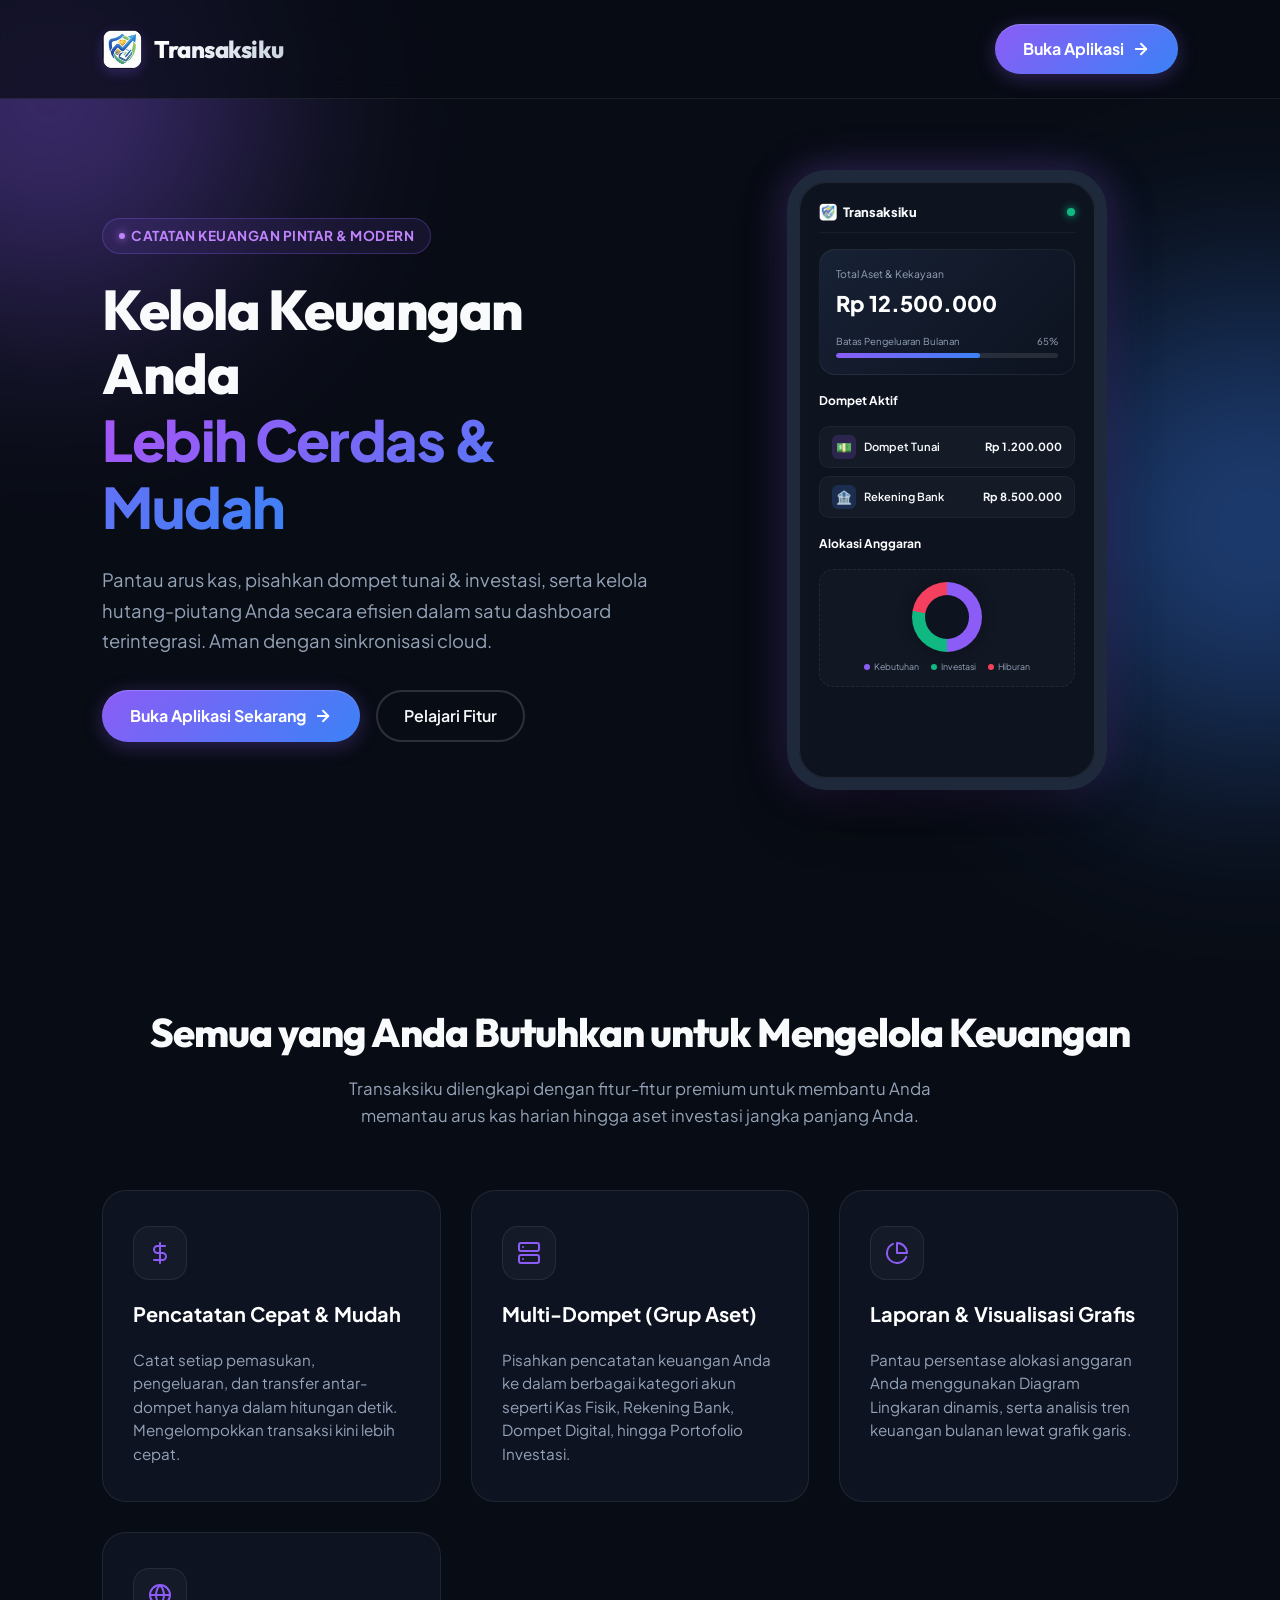
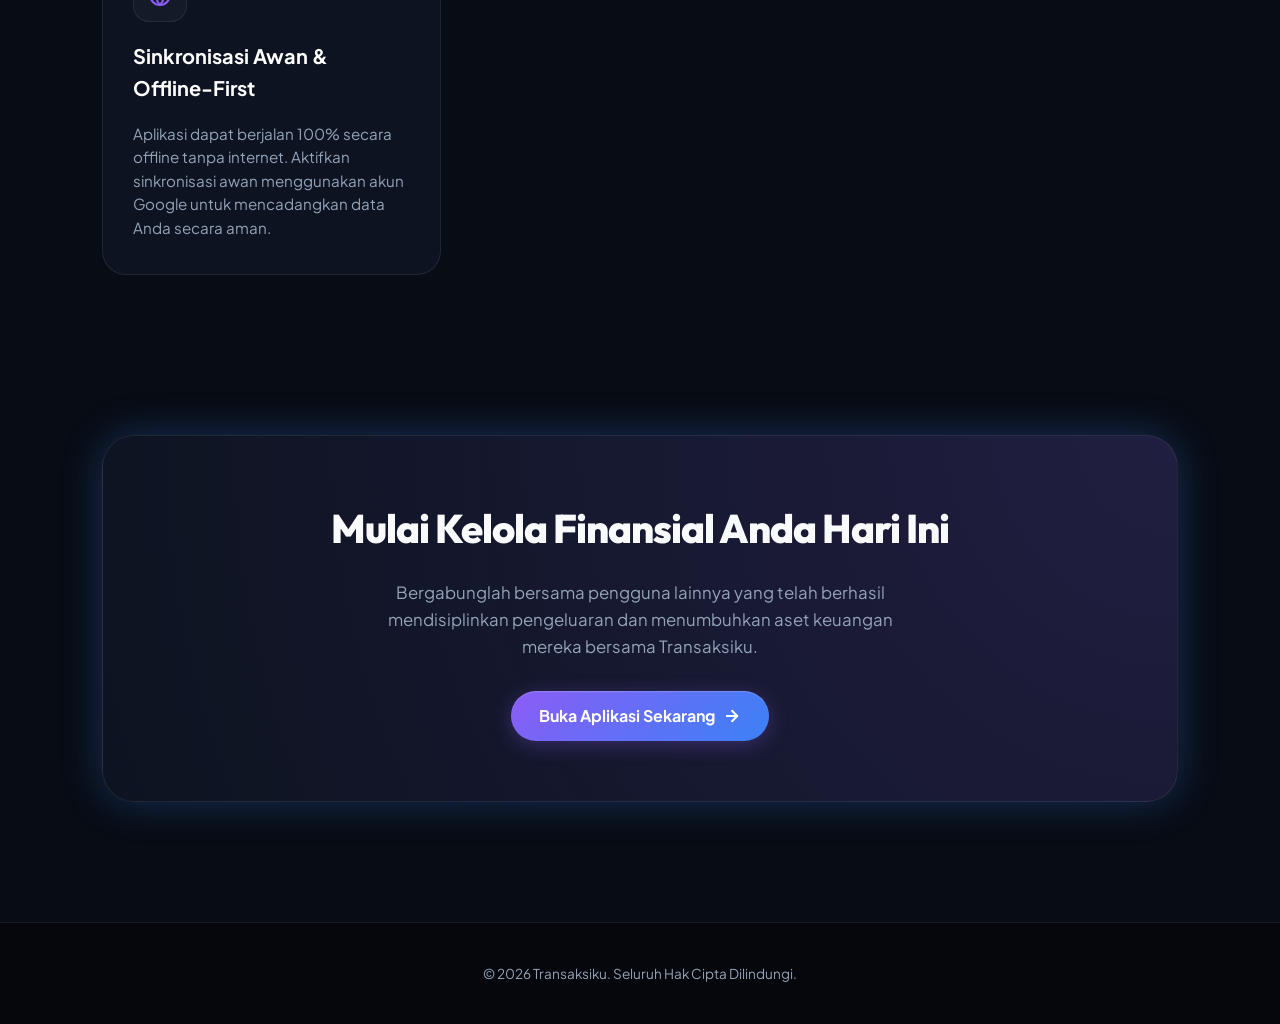
<file: index.html>
<!DOCTYPE html>
<html lang="id">

<head>
    <meta charset="UTF-8">
    <meta name="viewport" content="width=device-width, initial-scale=1.0, maximum-scale=1.0, user-scalable=no">
    <title>Transaksiku - Kelola Finansial Cerdas & Mudah</title>
    <meta name="description" content="Aplikasi pencatatan keuangan pribadi pintar dengan sinkronisasi cloud, laporan arus kas interaktif, dan pencatatan hutang-piutang.">
    
    <link rel="apple-touch-icon" href="logo.png">
    <link rel="icon" type="image/png" href="logo.png">
    <link rel="manifest" href="manifest.json">
    <meta name="theme-color" content="#080c14">

    <script>
        // Otomatis arahkan ke app.html jika pengguna sudah login, memilih mode online, atau sedang kembali dari proses login Google (membawa token/apiKey di URL)
        if (
            localStorage.getItem('transaksiku_user_logged_in') === 'true' || 
            localStorage.getItem('transaksiku_entry_choice') === 'online' ||
            window.location.hash.includes('access_token=') || 
            window.location.search.includes('code=') ||
            window.location.search.includes('apiKey=') ||
            window.location.hash.includes('apiKey=')
        ) {
            window.location.href = 'app.html' + window.location.hash + window.location.search;
        }
    </script>

    <script>
        // Force cleanup of old Service Worker caches once to resolve page freeze issues
        if (localStorage.getItem('transaksiku_cache_cleaned_v93') !== 'true') {
            if ('serviceWorker' in navigator) {
                navigator.serviceWorker.getRegistrations().then(function (registrations) {
                    for (let registration of registrations) {
                        registration.unregister();
                    }
                });
            }
            if ('caches' in window) {
                caches.keys().then(function (names) {
                    for (let name of names) {
                        caches.delete(name);
                    }
                });
            }
            localStorage.setItem('transaksiku_cache_cleaned_v93', 'true');
            setTimeout(function () {
                window.location.reload();
            }, 300);
        }
    </script>

    <!-- Stylesheet -->
    <link rel="stylesheet" href="css/landing.css">
</head>

<body>
    <!-- Decorative Glowing Orbs -->
    <div class="glowing-orb orb-1"></div>
    <div class="glowing-orb orb-2"></div>

    <!-- Navigation Header -->
    <header>
        <div class="brand">
            <img src="logo.png" alt="Transaksiku Logo" class="brand-logo">
            <span class="brand-name">Transaksiku</span>
        </div>
        <a href="app.html" class="btn-primary" id="nav-cta-btn">
            Buka Aplikasi
            <svg width="18" height="18" viewBox="0 0 24 24" fill="none" stroke="currentColor" stroke-width="2.5" stroke-linecap="round" stroke-linejoin="round"><line x1="5" y1="12" x2="19" y2="12"></line><polyline points="12 5 19 12 12 19"></polyline></svg>
        </a>
    </header>

    <!-- Hero Section -->
    <section class="hero">
        <div class="hero-content">
            <div class="hero-badge">
                <span></span> Catatan Keuangan Pintar & Modern
            </div>
            <h1 class="hero-title">
                Kelola Keuangan Anda<br>
                <span>Lebih Cerdas & Mudah</span>
            </h1>
            <p class="hero-desc">
                Pantau arus kas, pisahkan dompet tunai & investasi, serta kelola hutang-piutang Anda secara efisien dalam satu dashboard terintegrasi. Aman dengan sinkronisasi cloud.
            </p>
            <div class="hero-buttons">
                <a href="app.html" class="btn-primary" id="hero-primary-cta">
                    Buka Aplikasi Sekarang
                    <svg width="18" height="18" viewBox="0 0 24 24" fill="none" stroke="currentColor" stroke-width="2.5" stroke-linecap="round" stroke-linejoin="round"><line x1="5" y1="12" x2="19" y2="12"></line><polyline points="12 5 19 12 12 19"></polyline></svg>
                </a>
                <a href="#features" class="btn-outline" id="hero-secondary-cta">Pelajari Fitur</a>
            </div>
        </div>

        <div class="hero-visual">
            <!-- CSS Phone Mockup Preview -->
            <div class="phone-mockup">
                <div class="phone-screen">
                    <div class="phone-header">
                        <div class="phone-brand">
                            <img src="logo.png" alt="Logo">
                            <span>Transaksiku</span>
                        </div>
                        <div style="width: 8px; height: 8px; background-color: var(--success); border-radius: 50%; box-shadow: 0 0 8px var(--success);"></div>
                    </div>
                    
                    <div class="phone-card">
                        <span class="phone-card-title">Total Aset & Kekayaan</span>
                        <span class="phone-card-amount">Rp 12.500.000</span>
                        
                        <div class="phone-progress-group">
                            <div class="phone-progress-label">
                                <span>Batas Pengeluaran Bulanan</span>
                                <span>65%</span>
                            </div>
                            <div class="phone-progress-bar">
                                <div class="phone-progress-fill"></div>
                            </div>
                        </div>
                    </div>

                    <span class="phone-section-title">Dompet Aktif</span>
                    <div class="phone-wallet-list">
                        <div class="phone-wallet-item">
                            <div class="phone-wallet-info">
                                <div class="phone-wallet-icon">💵</div>
                                <span class="phone-wallet-name">Dompet Tunai</span>
                            </div>
                            <span class="phone-wallet-balance">Rp 1.200.000</span>
                        </div>
                        <div class="phone-wallet-item">
                            <div class="phone-wallet-info">
                                <div class="phone-wallet-icon" style="background: rgba(59, 130, 246, 0.2);">🏦</div>
                                <span class="phone-wallet-name">Rekening Bank</span>
                            </div>
                            <span class="phone-wallet-balance">Rp 8.500.000</span>
                        </div>
                    </div>

                    <span class="phone-section-title">Alokasi Anggaran</span>
                    <div class="phone-chart-box">
                        <div class="phone-donut"></div>
                        <div class="phone-donut-labels">
                            <div class="phone-donut-label-item">
                                <div class="phone-donut-color" style="background-color: #8b5cf6;"></div>
                                <span>Kebutuhan</span>
                            </div>
                            <div class="phone-donut-label-item">
                                <div class="phone-donut-color" style="background-color: #10b981;"></div>
                                <span>Investasi</span>
                            </div>
                            <div class="phone-donut-label-item">
                                <div class="phone-donut-color" style="background-color: #f43f5e;"></div>
                                <span>Hiburan</span>
                            </div>
                        </div>
                    </div>
                </div>
            </div>
        </div>
    </section>

    <!-- Features Section -->
    <section id="features" class="features-section">
        <div class="section-header">
            <h2 class="section-title">Semua yang Anda Butuhkan untuk Mengelola Keuangan</h2>
            <p class="section-desc">Transaksiku dilengkapi dengan fitur-fitur premium untuk membantu Anda memantau arus kas harian hingga aset investasi jangka panjang Anda.</p>
        </div>

        <div class="features-grid">
            <!-- Feature 1 -->
            <div class="feature-card">
                <div class="feature-icon-wrapper">
                    <svg width="24" height="24" viewBox="0 0 24 24" fill="none" stroke="#8b5cf6" stroke-width="2" stroke-linecap="round" stroke-linejoin="round"><path d="M12 2v20M17 5H9.5a3.5 3.5 0 0 0 0 7h5a3.5 3.5 0 0 1 0 7H6"></path></svg>
                </div>
                <h3>Pencatatan Cepat & Mudah</h3>
                <p>Catat setiap pemasukan, pengeluaran, dan transfer antar-dompet hanya dalam hitungan detik. Mengelompokkan transaksi kini lebih cepat.</p>
            </div>

            <!-- Feature 2 -->
            <div class="feature-card">
                <div class="feature-icon-wrapper">
                    <svg width="24" height="24" viewBox="0 0 24 24" fill="none" stroke="#8b5cf6" stroke-width="2" stroke-linecap="round" stroke-linejoin="round"><rect x="2" y="2" width="20" height="8" rx="2" ry="2"></rect><rect x="2" y="14" width="20" height="8" rx="2" ry="2"></rect><line x1="6" y1="6" x2="6.01" y2="6"></line><line x1="6" y1="18" x2="6.01" y2="18"></line></svg>
                </div>
                <h3>Multi-Dompet (Grup Aset)</h3>
                <p>Pisahkan pencatatan keuangan Anda ke dalam berbagai kategori akun seperti Kas Fisik, Rekening Bank, Dompet Digital, hingga Portofolio Investasi.</p>
            </div>

            <!-- Feature 3 -->
            <div class="feature-card">
                <div class="feature-icon-wrapper">
                    <svg width="24" height="24" viewBox="0 0 24 24" fill="none" stroke="#8b5cf6" stroke-width="2" stroke-linecap="round" stroke-linejoin="round"><path d="M21.21 15.89A10 10 0 1 1 8 2.83"></path><path d="M22 12A10 10 0 0 0 12 2v10z"></path></svg>
                </div>
                <h3>Laporan & Visualisasi Grafis</h3>
                <p>Pantau persentase alokasi anggaran Anda menggunakan Diagram Lingkaran dinamis, serta analisis tren keuangan bulanan lewat grafik garis.</p>
            </div>

            <!-- Feature 4 -->
            <div class="feature-card">
                <div class="feature-icon-wrapper">
                    <svg width="24" height="24" viewBox="0 0 24 24" fill="none" stroke="#8b5cf6" stroke-width="2" stroke-linecap="round" stroke-linejoin="round"><path d="M12 22c5.523 0 10-4.477 10-10S17.523 2 12 2 2 6.477 2 12s4.477 10 10 10z"></path><path d="M22 12H2M12 2a15.3 15.3 0 0 1 4 10 15.3 15.3 0 0 1-4 10 15.3 15.3 0 0 1-4-10 15.3 15.3 0 0 1 4-10z"></path></svg>
                </div>
                <h3>Sinkronisasi Awan & Offline-First</h3>
                <p>Aplikasi dapat berjalan 100% secara offline tanpa internet. Aktifkan sinkronisasi awan menggunakan akun Google untuk mencadangkan data Anda secara aman.</p>
            </div>
        </div>
    </section>

    <!-- Call to Action Section -->
    <section class="cta-section">
        <div class="cta-banner">
            <h2>Mulai Kelola Finansial Anda Hari Ini</h2>
            <p>Bergabunglah bersama pengguna lainnya yang telah berhasil mendisiplinkan pengeluaran dan menumbuhkan aset keuangan mereka bersama Transaksiku.</p>
            <a href="app.html" class="btn-primary" id="banner-cta-btn">
                Buka Aplikasi Sekarang
                <svg width="18" height="18" viewBox="0 0 24 24" fill="none" stroke="currentColor" stroke-width="2.5" stroke-linecap="round" stroke-linejoin="round"><line x1="5" y1="12" x2="19" y2="12"></line><polyline points="12 5 19 12 12 19"></polyline></svg>
            </a>
        </div>
    </section>

    <!-- Footer -->
    <footer>
        <p>&copy; 2026 Transaksiku. Seluruh Hak Cipta Dilindungi.</p>
    </footer>

    <!-- Service Worker script registration for landing page -->
    <script>
        if ('serviceWorker' in navigator) {
            window.addEventListener('load', () => {
                navigator.serviceWorker.register('sw.js')
                    .then(reg => console.log('Service Worker aktif dari Landing Page!', reg.scope))
                    .catch(err => console.log('Service Worker bermasalah:', err));
            });
        }
    </script>
</body>

</html>
</file>
<file: css/landing.css>
/* CSS untuk Landing Page Transaksiku - Gaya Dark Premium */

@import url('https://fonts.googleapis.com/css2?family=Outfit:wght@300;400;500;600;700;800&family=Plus+Jakarta+Sans:wght@300;400;500;600;700;800&display=swap');

:root {
    --bg-dark: #080c14;
    --card-dark: rgba(17, 24, 39, 0.7);
    --border-dark: rgba(255, 255, 255, 0.08);
    --text-primary: #f8fafc;
    --text-secondary: #94a3b8;
    --primary-gradient: linear-gradient(135deg, #8b5cf6 0%, #3b82f6 100%);
    --accent-glow: rgba(139, 92, 246, 0.15);
    --purple-glow: 0 0 40px rgba(139, 92, 246, 0.35);
    --blue-glow: 0 0 40px rgba(59, 130, 246, 0.3);
    --success: #10b981;
    --danger: #f43f5e;
}

* {
    box-sizing: border-box;
    margin: 0;
    padding: 0;
    font-family: 'Plus Jakarta Sans', sans-serif;
}

body {
    background-color: var(--bg-dark);
    color: var(--text-primary);
    overflow-x: hidden;
    line-height: 1.6;
}

/* BACKGROUND DECORATIONS (Glowing orbs) */
.glowing-orb {
    position: absolute;
    border-radius: 50%;
    filter: blur(120px);
    z-index: -1;
    opacity: 0.45;
}

.orb-1 {
    width: 400px;
    height: 400px;
    background: #8b5cf6;
    top: -100px;
    left: -150px;
    animation: pulseOrb 8s infinite alternate ease-in-out;
}

.orb-2 {
    width: 450px;
    height: 450px;
    background: #3b82f6;
    top: 300px;
    right: -200px;
    animation: pulseOrb 10s infinite alternate-reverse ease-in-out;
}

@keyframes pulseOrb {
    0% { transform: scale(1) translate(0, 0); opacity: 0.4; }
    100% { transform: scale(1.2) translate(50px, 30px); opacity: 0.65; }
}

/* NAVIGATION */
header {
    display: flex;
    justify-content: space-between;
    align-items: center;
    padding: 24px 8%;
    position: fixed;
    top: 0;
    left: 0;
    width: 100%;
    backdrop-filter: blur(12px);
    background: rgba(8, 12, 20, 0.7);
    border-bottom: 1px solid var(--border-dark);
    z-index: 1000;
}

.brand {
    display: flex;
    align-items: center;
    gap: 12px;
}

.brand-logo {
    width: 40px;
    height: 40px;
    object-fit: contain;
    border-radius: 12px;
    box-shadow: 0 4px 12px rgba(139, 92, 246, 0.25);
}

.brand-name {
    font-family: 'Outfit', sans-serif;
    font-size: 1.5rem;
    font-weight: 800;
    letter-spacing: -0.5px;
    background: linear-gradient(to right, #ffffff, #cbd5e1);
    -webkit-background-clip: text;
    background-clip: text;
    -webkit-text-fill-color: transparent;
}

/* BUTTONS */
.btn-primary {
    background: var(--primary-gradient);
    color: white;
    padding: 12px 28px;
    border-radius: 50px;
    font-weight: 700;
    text-decoration: none;
    border: none;
    cursor: pointer;
    box-shadow: 0 4px 20px rgba(139, 92, 246, 0.3), inset 0 1px 1px rgba(255, 255, 255, 0.2);
    transition: all 0.3s cubic-bezier(0.175, 0.885, 0.32, 1.275);
    display: inline-flex;
    align-items: center;
    gap: 8px;
}

.btn-primary:hover {
    transform: translateY(-3px);
    box-shadow: 0 10px 25px rgba(139, 92, 246, 0.45), 0 0 15px rgba(59, 130, 246, 0.2);
}

.btn-primary:active {
    transform: translateY(0);
}

.btn-outline {
    background: transparent;
    color: var(--text-primary);
    padding: 11px 26px;
    border-radius: 50px;
    font-weight: 600;
    text-decoration: none;
    border: 2px solid rgba(255, 255, 255, 0.15);
    cursor: pointer;
    transition: all 0.3s;
    display: inline-flex;
    align-items: center;
    gap: 8px;
}

.btn-outline:hover {
    border-color: var(--text-primary);
    background: rgba(255, 255, 255, 0.05);
}

/* HERO SECTION */
.hero {
    min-height: 100vh;
    display: flex;
    align-items: center;
    padding: 140px 8% 80px;
    max-width: 1400px;
    margin: 0 auto;
    gap: 60px;
}

.hero-content {
    flex: 1.2;
    display: flex;
    flex-direction: column;
    gap: 24px;
}

.hero-badge {
    align-self: flex-start;
    background: rgba(139, 92, 246, 0.1);
    border: 1px solid rgba(139, 92, 246, 0.3);
    color: #c084fc;
    font-size: 0.85rem;
    font-weight: 700;
    padding: 6px 16px;
    border-radius: 30px;
    letter-spacing: 0.5px;
    text-transform: uppercase;
    display: flex;
    align-items: center;
    gap: 6px;
}

.hero-badge span {
    width: 6px;
    height: 6px;
    background-color: #c084fc;
    border-radius: 50%;
    display: inline-block;
    box-shadow: 0 0 8px #c084fc;
}

.hero-title {
    font-family: 'Outfit', sans-serif;
    font-size: 3.5rem;
    font-weight: 800;
    line-height: 1.15;
    letter-spacing: -1.5px;
}

.hero-title span {
    background: linear-gradient(135deg, #a855f7 0%, #3b82f6 100%);
    -webkit-background-clip: text;
    background-clip: text;
    -webkit-text-fill-color: transparent;
}

.hero-desc {
    color: var(--text-secondary);
    font-size: 1.15rem;
    line-height: 1.65;
    max-width: 580px;
}

.hero-buttons {
    display: flex;
    gap: 16px;
    margin-top: 10px;
    flex-wrap: wrap;
}

/* HERO VISUAL (Phone Mockup) */
.hero-visual {
    flex: 1;
    display: flex;
    justify-content: center;
    align-items: center;
    position: relative;
}

/* MOCKUP HP CSS */
.phone-mockup {
    width: 320px;
    height: 620px;
    background: #0d131f;
    border: 12px solid #1e293b;
    border-radius: 40px;
    box-shadow: 0 25px 60px -15px rgba(0, 0, 0, 0.8), var(--purple-glow), 0 0 1px 1px rgba(255, 255, 255, 0.1) inset;
    position: relative;
    overflow: hidden;
    display: flex;
    flex-direction: column;
    animation: floatPhone 6s infinite ease-in-out;
}

@keyframes floatPhone {
    0% { transform: translateY(0) rotate(0deg); }
    50% { transform: translateY(-15px) rotate(1deg); }
    100% { transform: translateY(0) rotate(0deg); }
}

/* Phone Screen UI Demo */
.phone-screen {
    padding: 20px;
    flex: 1;
    display: flex;
    flex-direction: column;
    gap: 16px;
    font-size: 0.8rem;
}

.phone-header {
    display: flex;
    justify-content: space-between;
    align-items: center;
    border-bottom: 1px solid rgba(255, 255, 255, 0.05);
    padding-bottom: 10px;
}

.phone-brand {
    display: flex;
    align-items: center;
    gap: 6px;
    font-weight: 800;
}

.phone-brand img {
    width: 18px;
    height: 18px;
}

.phone-card {
    background: linear-gradient(135deg, rgba(27, 38, 59, 0.8) 0%, rgba(13, 19, 31, 0.8) 100%);
    border: 1px solid rgba(255, 255, 255, 0.06);
    border-radius: 16px;
    padding: 16px;
    display: flex;
    flex-direction: column;
    gap: 4px;
}

.phone-card-title {
    color: var(--text-secondary);
    font-size: 0.65rem;
}

.phone-card-amount {
    font-size: 1.35rem;
    font-weight: 800;
    color: white;
}

/* Progress bar in phone mockup */
.phone-progress-group {
    margin-top: 8px;
    display: flex;
    flex-direction: column;
    gap: 4px;
}

.phone-progress-label {
    display: flex;
    justify-content: space-between;
    font-size: 0.6rem;
    color: var(--text-secondary);
}

.phone-progress-bar {
    width: 100%;
    height: 5px;
    background: rgba(255, 255, 255, 0.1);
    border-radius: 10px;
    overflow: hidden;
}

.phone-progress-fill {
    width: 65%;
    height: 100%;
    background: var(--primary-gradient);
    border-radius: 10px;
}

.phone-section-title {
    font-weight: 700;
    font-size: 0.75rem;
    color: white;
}

.phone-wallet-list {
    display: flex;
    flex-direction: column;
    gap: 8px;
}

.phone-wallet-item {
    background: rgba(255, 255, 255, 0.03);
    border: 1px solid rgba(255, 255, 255, 0.04);
    border-radius: 10px;
    padding: 8px 12px;
    display: flex;
    justify-content: space-between;
    align-items: center;
}

.phone-wallet-info {
    display: flex;
    align-items: center;
    gap: 8px;
}

.phone-wallet-icon {
    width: 24px;
    height: 24px;
    border-radius: 6px;
    background: rgba(139, 92, 246, 0.2);
    display: flex;
    align-items: center;
    justify-content: center;
}

.phone-wallet-name {
    font-weight: 600;
    font-size: 0.7rem;
}

.phone-wallet-balance {
    font-weight: 700;
    font-size: 0.7rem;
}

.phone-chart-box {
    background: rgba(255, 255, 255, 0.02);
    border: 1px dashed rgba(255, 255, 255, 0.08);
    border-radius: 14px;
    padding: 12px;
    display: flex;
    justify-content: center;
    align-items: center;
    flex-direction: column;
    gap: 8px;
}

/* Custom CSS Donut Chart for Preview */
.phone-donut {
    width: 70px;
    height: 70px;
    border-radius: 50%;
    background: conic-gradient(
        #8b5cf6 0deg 180deg,
        #10b981 180deg 280deg,
        #f43f5e 280deg 360deg
    );
    display: flex;
    align-items: center;
    justify-content: center;
    position: relative;
    box-shadow: 0 0 15px rgba(0, 0, 0, 0.3);
}

.phone-donut::after {
    content: '';
    width: 44px;
    height: 44px;
    background-color: #0d131f;
    border-radius: 50%;
    position: absolute;
}

.phone-donut-labels {
    display: flex;
    gap: 12px;
    font-size: 0.55rem;
    color: var(--text-secondary);
}

.phone-donut-label-item {
    display: flex;
    align-items: center;
    gap: 4px;
}

.phone-donut-color {
    width: 6px;
    height: 6px;
    border-radius: 50%;
}

/* FEATURES SECTION */
.features-section {
    padding: 100px 8%;
    max-width: 1400px;
    margin: 0 auto;
}

.section-header {
    text-align: center;
    margin-bottom: 60px;
    display: flex;
    flex-direction: column;
    align-items: center;
    gap: 12px;
}

.section-title {
    font-family: 'Outfit', sans-serif;
    font-size: 2.5rem;
    font-weight: 800;
    letter-spacing: -1px;
}

.section-desc {
    color: var(--text-secondary);
    max-width: 600px;
    font-size: 1.05rem;
}

.features-grid {
    display: grid;
    grid-template-columns: repeat(auto-fit, minmax(280px, 1fr));
    gap: 30px;
}

.feature-card {
    background: var(--card-dark);
    border: 1px solid var(--border-dark);
    border-radius: 24px;
    padding: 35px 30px;
    display: flex;
    flex-direction: column;
    gap: 18px;
    transition: all 0.3s cubic-bezier(0.165, 0.84, 0.44, 1);
    position: relative;
    overflow: hidden;
}

.feature-card::before {
    content: '';
    position: absolute;
    top: 0;
    left: 0;
    width: 100%;
    height: 100%;
    background: linear-gradient(180deg, rgba(139, 92, 246, 0.05) 0%, transparent 100%);
    opacity: 0;
    transition: opacity 0.3s;
}

.feature-card:hover {
    transform: translateY(-5px);
    border-color: rgba(139, 92, 246, 0.25);
    box-shadow: 0 15px 35px -10px rgba(139, 92, 246, 0.1), 0 0 1px 1px rgba(139, 92, 246, 0.15) inset;
}

.feature-card:hover::before {
    opacity: 1;
}

.feature-icon-wrapper {
    width: 54px;
    height: 54px;
    border-radius: 16px;
    background: rgba(255, 255, 255, 0.03);
    border: 1px solid var(--border-dark);
    display: flex;
    align-items: center;
    justify-content: center;
    transition: all 0.3s;
}

.feature-card:hover .feature-icon-wrapper {
    background: var(--primary-gradient);
    border-color: transparent;
    box-shadow: 0 8px 16px rgba(139, 92, 246, 0.3);
}

.feature-card:hover .feature-icon-wrapper svg {
    stroke: white;
}

.feature-card h3 {
    font-size: 1.25rem;
    font-weight: 700;
    color: white;
}

.feature-card p {
    color: var(--text-secondary);
    font-size: 0.95rem;
    line-height: 1.55;
}

/* CTA BANNER SECTION */
.cta-section {
    padding: 60px 8% 120px;
    max-width: 1400px;
    margin: 0 auto;
}

.cta-banner {
    background: radial-gradient(circle at top right, rgba(139, 92, 246, 0.15), transparent), var(--card-dark);
    border: 1px solid var(--border-dark);
    border-radius: 32px;
    padding: 60px 40px;
    text-align: center;
    display: flex;
    flex-direction: column;
    align-items: center;
    gap: 20px;
    position: relative;
    overflow: hidden;
    box-shadow: var(--blue-glow);
}

.cta-banner h2 {
    font-family: 'Outfit', sans-serif;
    font-size: 2.5rem;
    font-weight: 800;
    letter-spacing: -1px;
}

.cta-banner p {
    color: var(--text-secondary);
    max-width: 520px;
    font-size: 1.05rem;
    margin-bottom: 10px;
}

/* FOOTER */
footer {
    border-top: 1px solid var(--border-dark);
    padding: 40px 8%;
    text-align: center;
    color: var(--text-secondary);
    font-size: 0.85rem;
    background-color: #05070c;
}

/* RESPONSIVE DESIGN (Media Queries) */
@media (max-width: 968px) {
    header {
        padding: 16px 5%;
    }
    
    .hero {
        flex-direction: column;
        text-align: center;
        padding: 120px 5% 60px;
        gap: 40px;
    }
    
    .hero-badge {
        align-self: center;
    }
    
    .hero-desc {
        margin: 0 auto;
        font-size: 1.05rem;
    }
    
    .hero-buttons {
        justify-content: center;
    }
    
    .hero-visual {
        width: 100%;
    }
    
    .phone-mockup {
        width: 280px;
        height: 550px;
    }
    
    .section-title {
        font-size: 2rem;
    }

    .features-section {
        padding: 60px 5%;
    }

    .cta-section {
        padding: 40px 5% 80px;
    }
}

@media (max-width: 768px) {
    html {
        font-size: 15px;
    }

    header {
        padding: 12px 4%;
    }

    .brand-name {
        font-size: 1.25rem;
    }

    .brand-logo {
        width: 32px;
        height: 32px;
    }

    header .btn-primary {
        padding: 8px 18px;
        font-size: 0.85rem;
    }

    .hero-title {
        font-size: 2.8rem;
        letter-spacing: -1px;
    }

    .features-grid {
        grid-template-columns: 1fr;
        gap: 20px;
    }

    .feature-card {
        padding: 25px 20px;
    }

    .cta-banner {
        padding: 40px 24px;
        border-radius: 20px;
    }
}

@media (max-width: 480px) {
    html {
        font-size: 14px;
    }

    header {
        padding: 10px 16px;
    }

    .brand-name {
        font-size: 1.15rem;
    }

    .brand-logo {
        width: 28px;
        height: 28px;
    }

    header .btn-primary {
        padding: 6px 14px;
        font-size: 0.8rem;
    }

    .hero-title {
        font-size: 2.2rem;
    }
    
    .hero-buttons {
        flex-direction: column;
        width: 100%;
        gap: 10px;
    }
    
    .hero-buttons a {
        width: 100%;
        justify-content: center;
        padding: 10px 20px;
    }

    .phone-mockup {
        width: 250px;
        height: 490px;
        border-width: 8px;
        border-radius: 28px;
    }
    
    .cta-banner h2 {
        font-size: 1.6rem;
    }

    .cta-banner p {
        font-size: 0.95rem;
    }

    .cta-banner .btn-primary {
        width: 100%;
        justify-content: center;
    }
}
</file>
